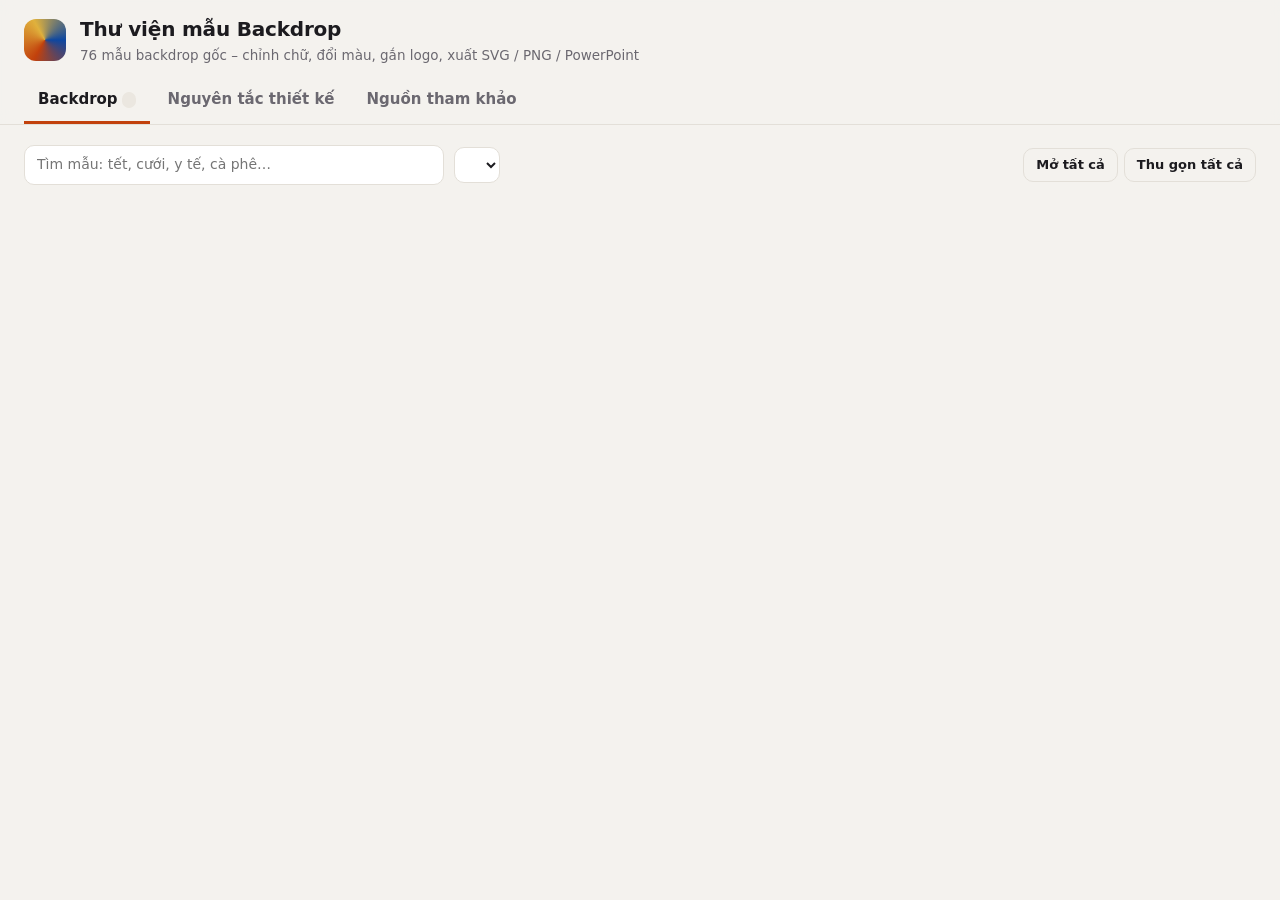
<file: index.html>
<!doctype html>
<html lang="vi">
<head>
<meta charset="utf-8">
<meta name="viewport" content="width=device-width, initial-scale=1">
<title>Thư viện mẫu Backdrop</title>
<meta http-equiv="refresh" content="0; url=thu-vien/">
<link rel="canonical" href="thu-vien/">
<style>body{font-family:system-ui,sans-serif;background:#f4f2ee;color:#1c1b1f;display:grid;place-items:center;min-height:100vh;margin:0}a{color:#c2410c}</style>
</head>
<body>
<p>Đang mở <a href="thu-vien/">Thư viện mẫu Backdrop</a>…</p>
</body>
</html>
</file>
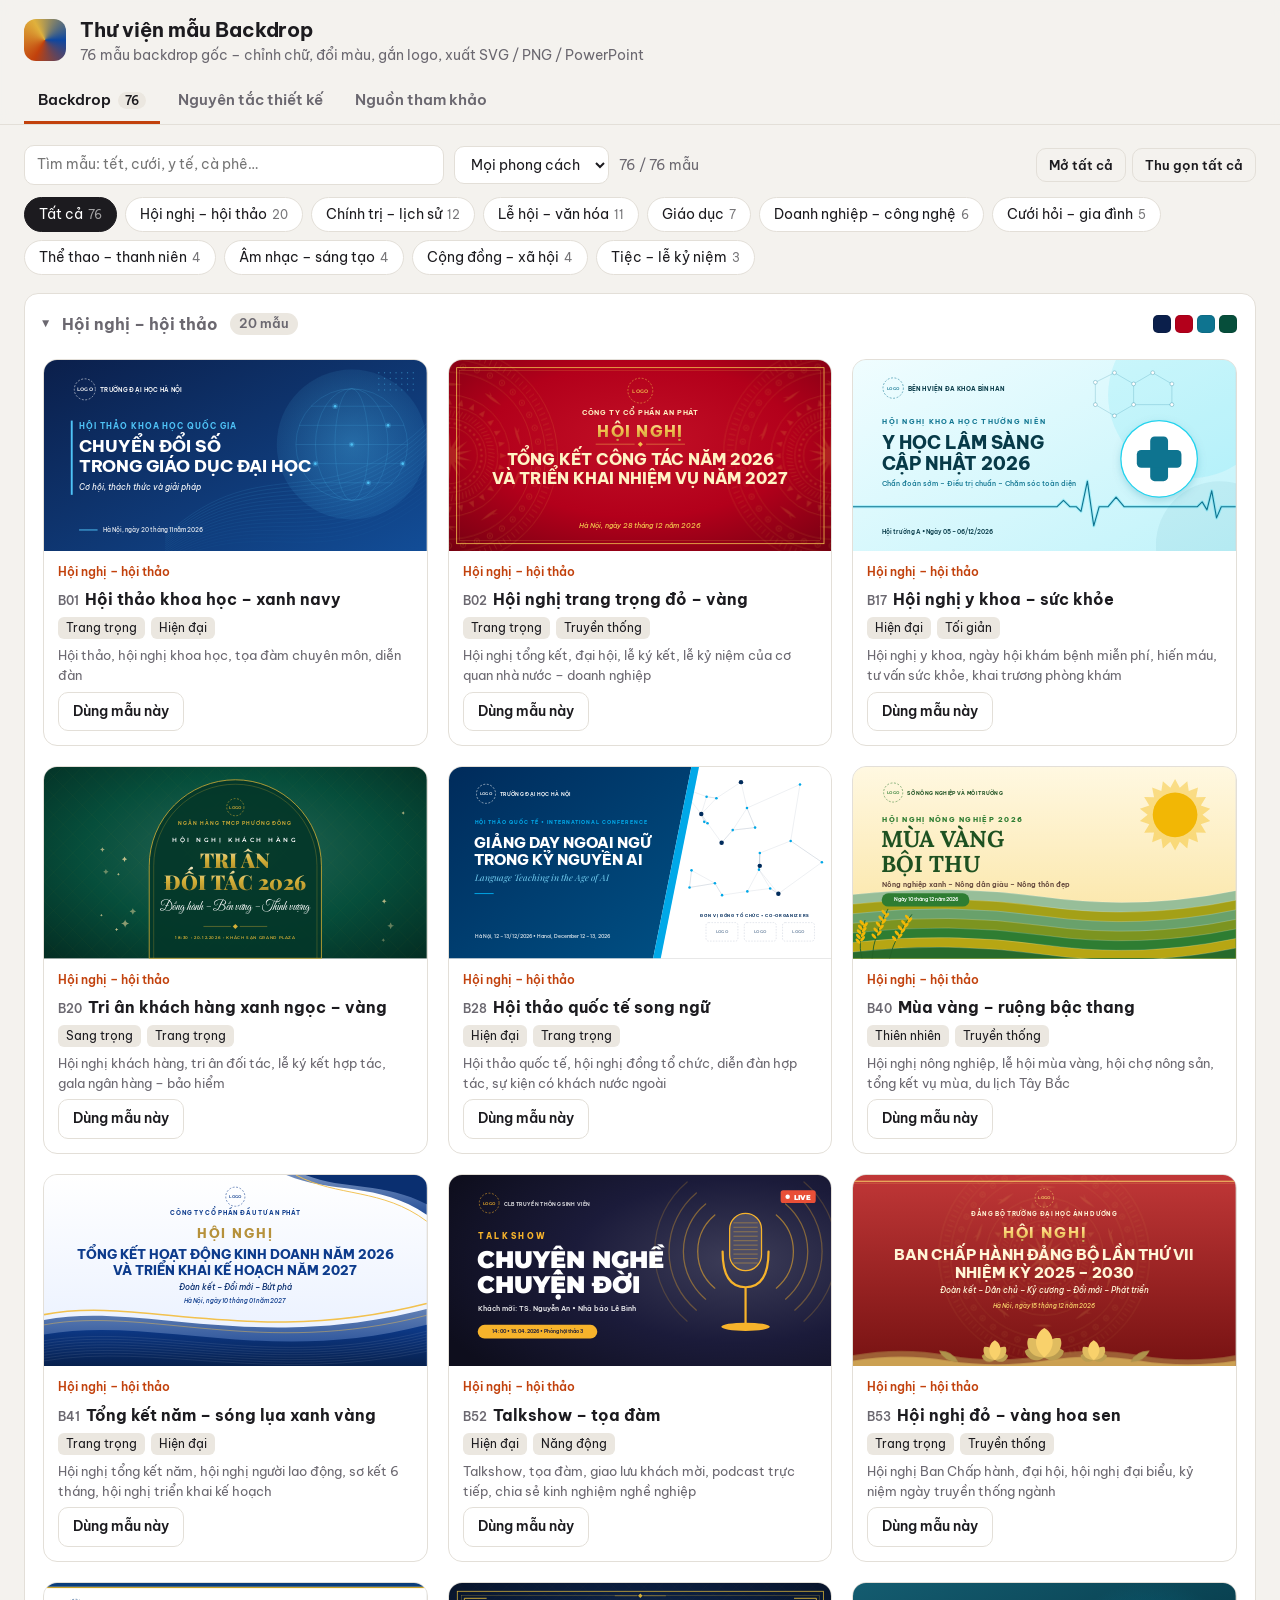
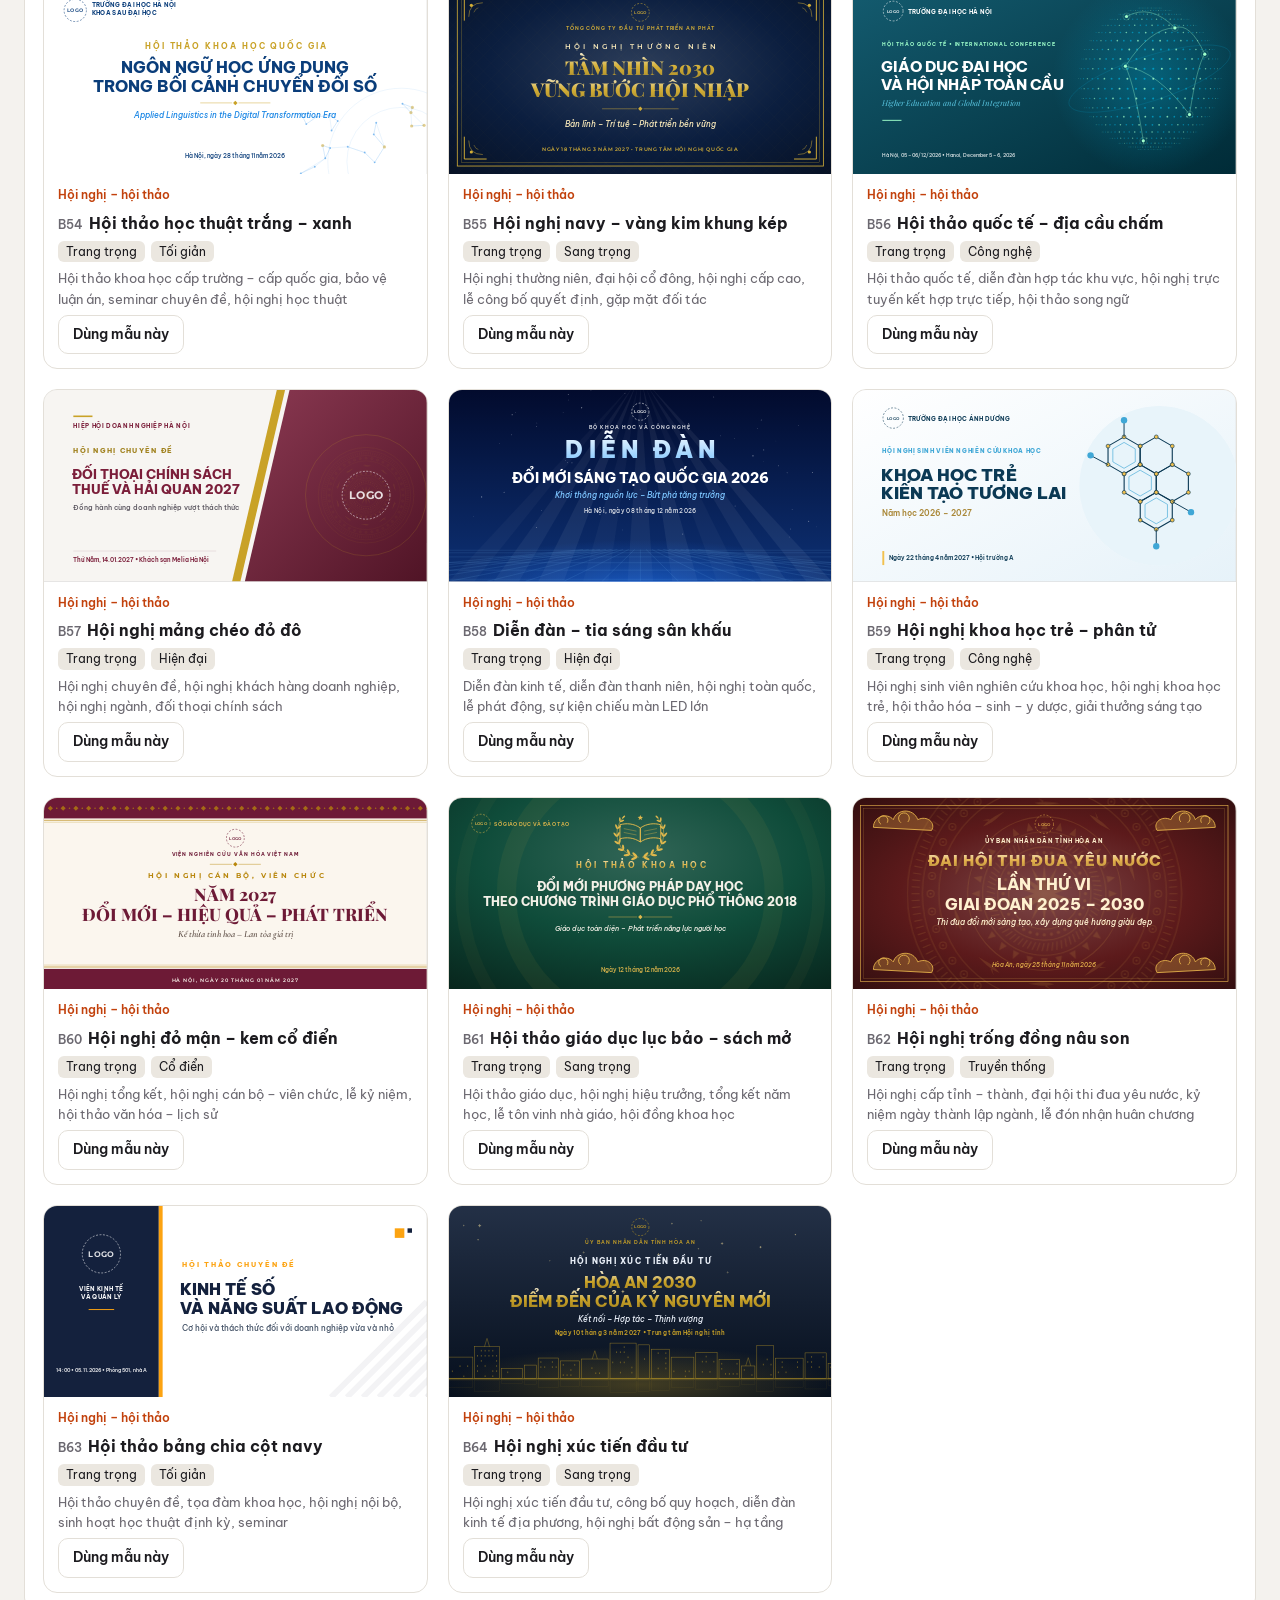
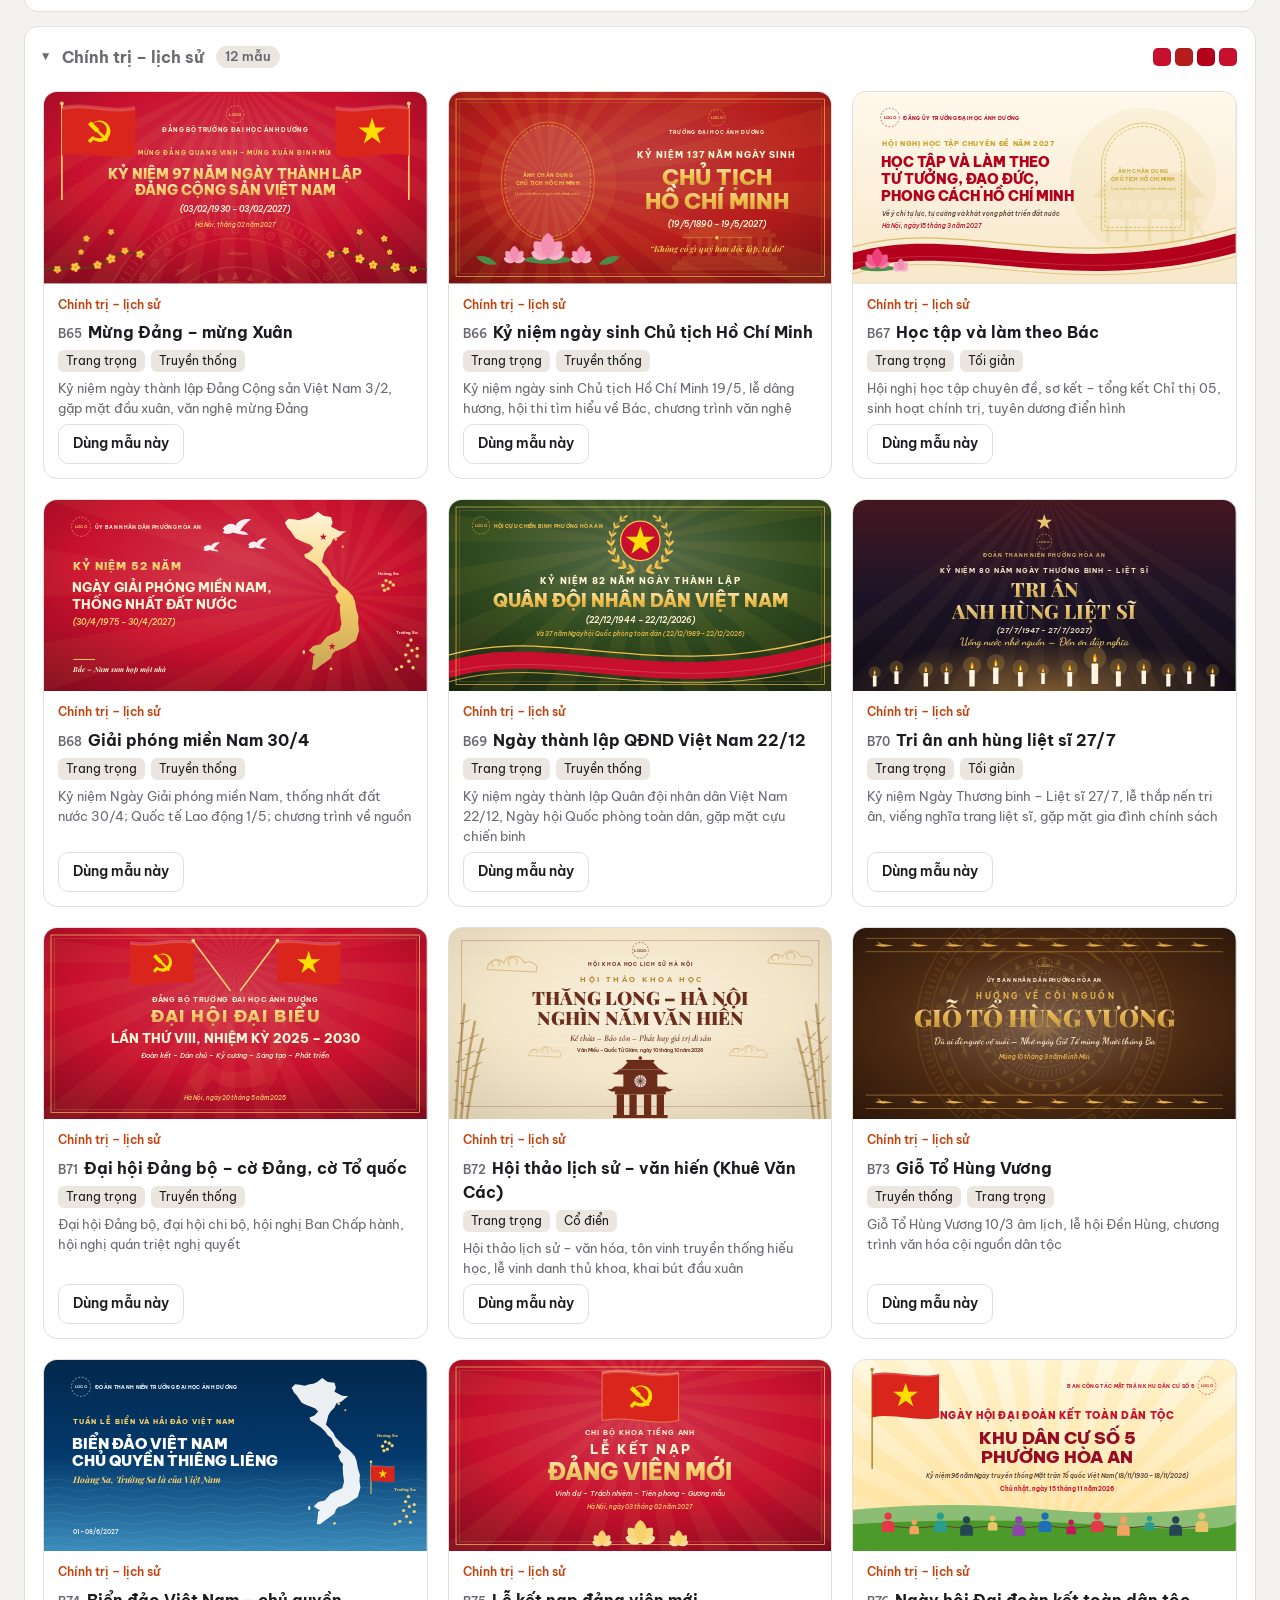
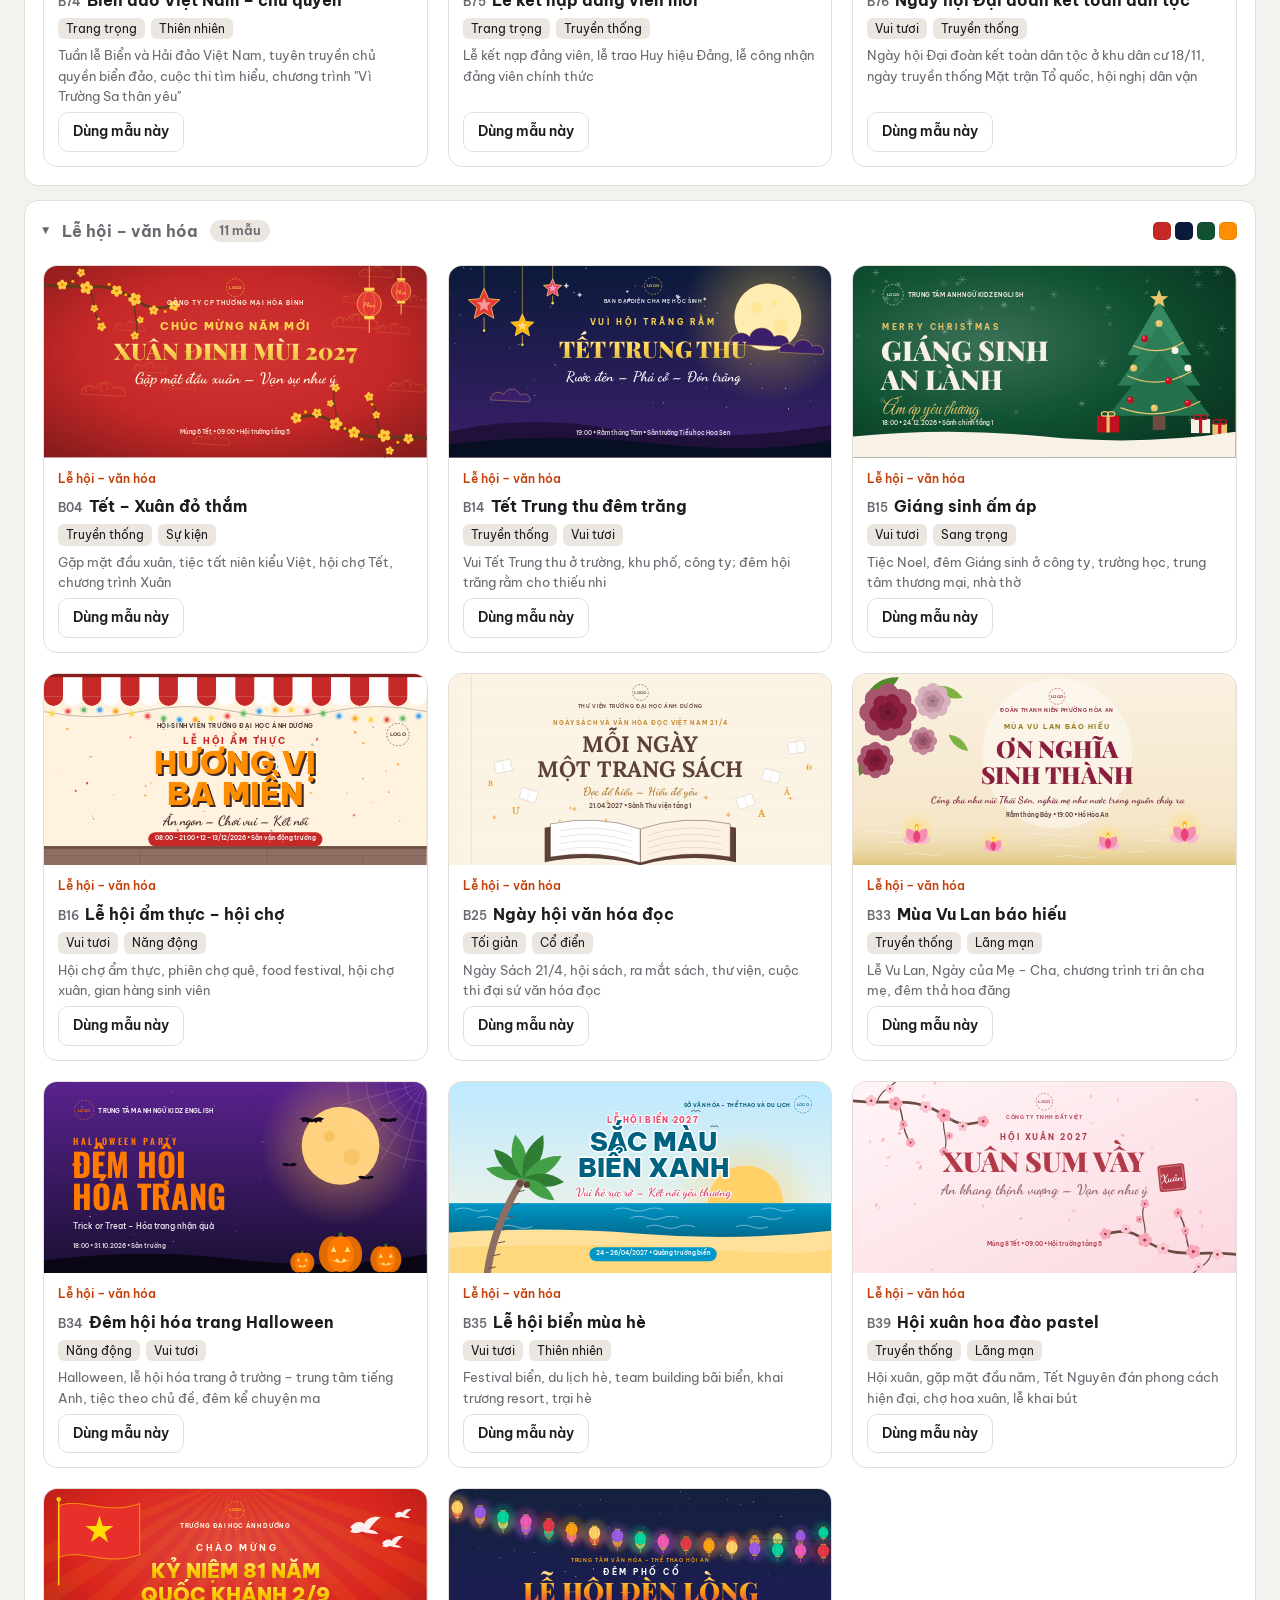
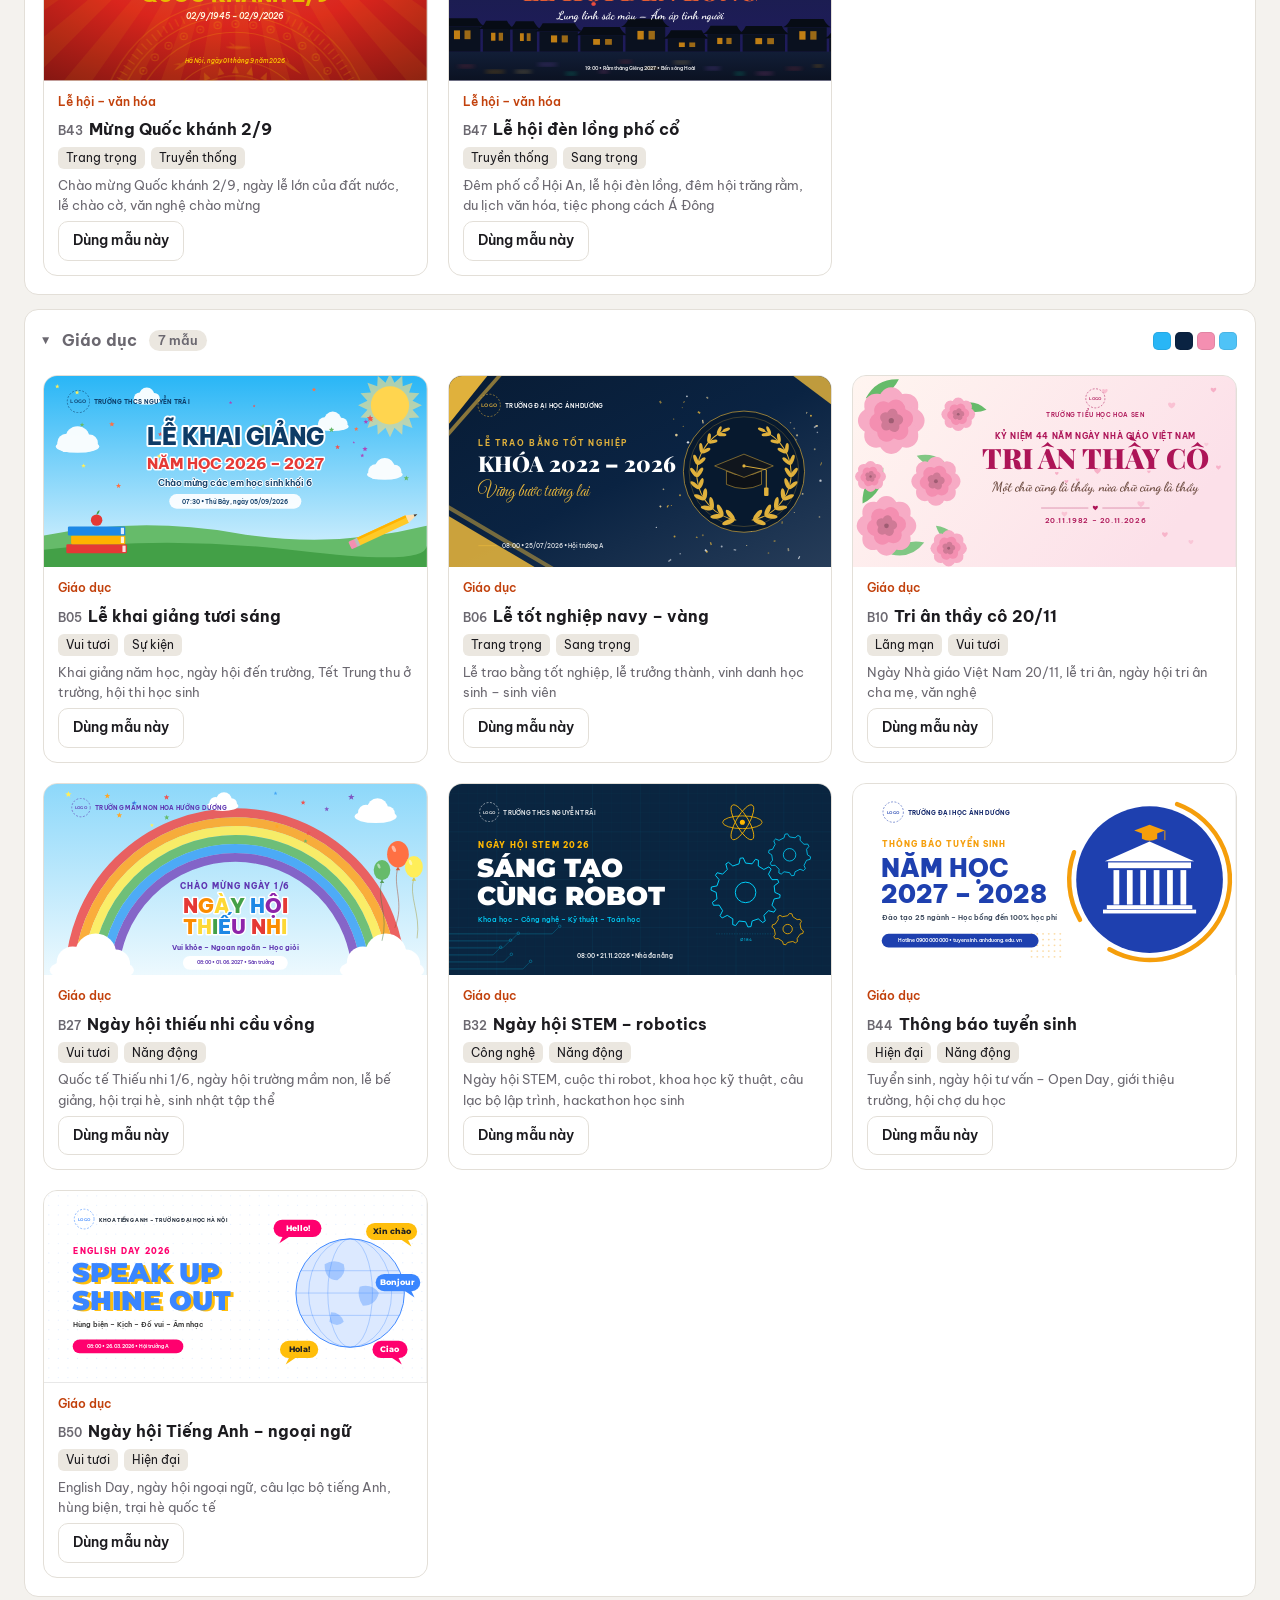
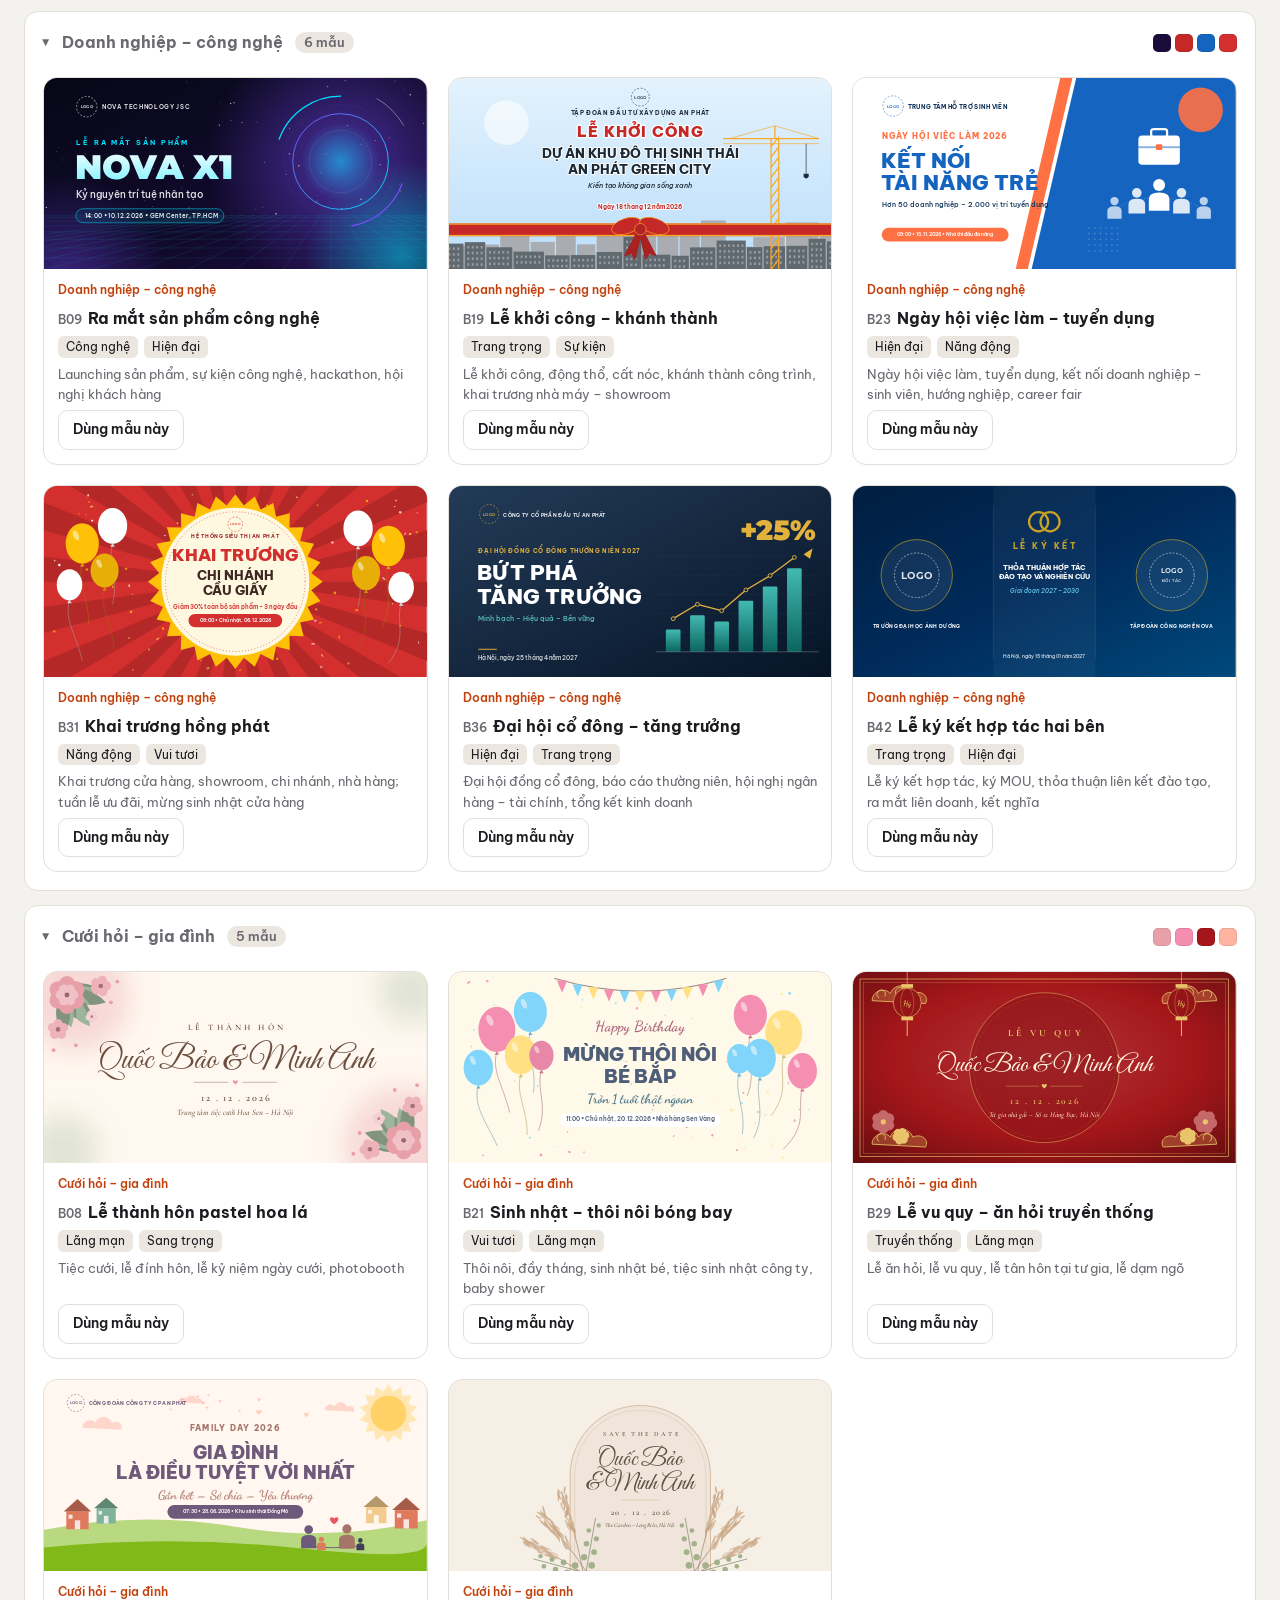
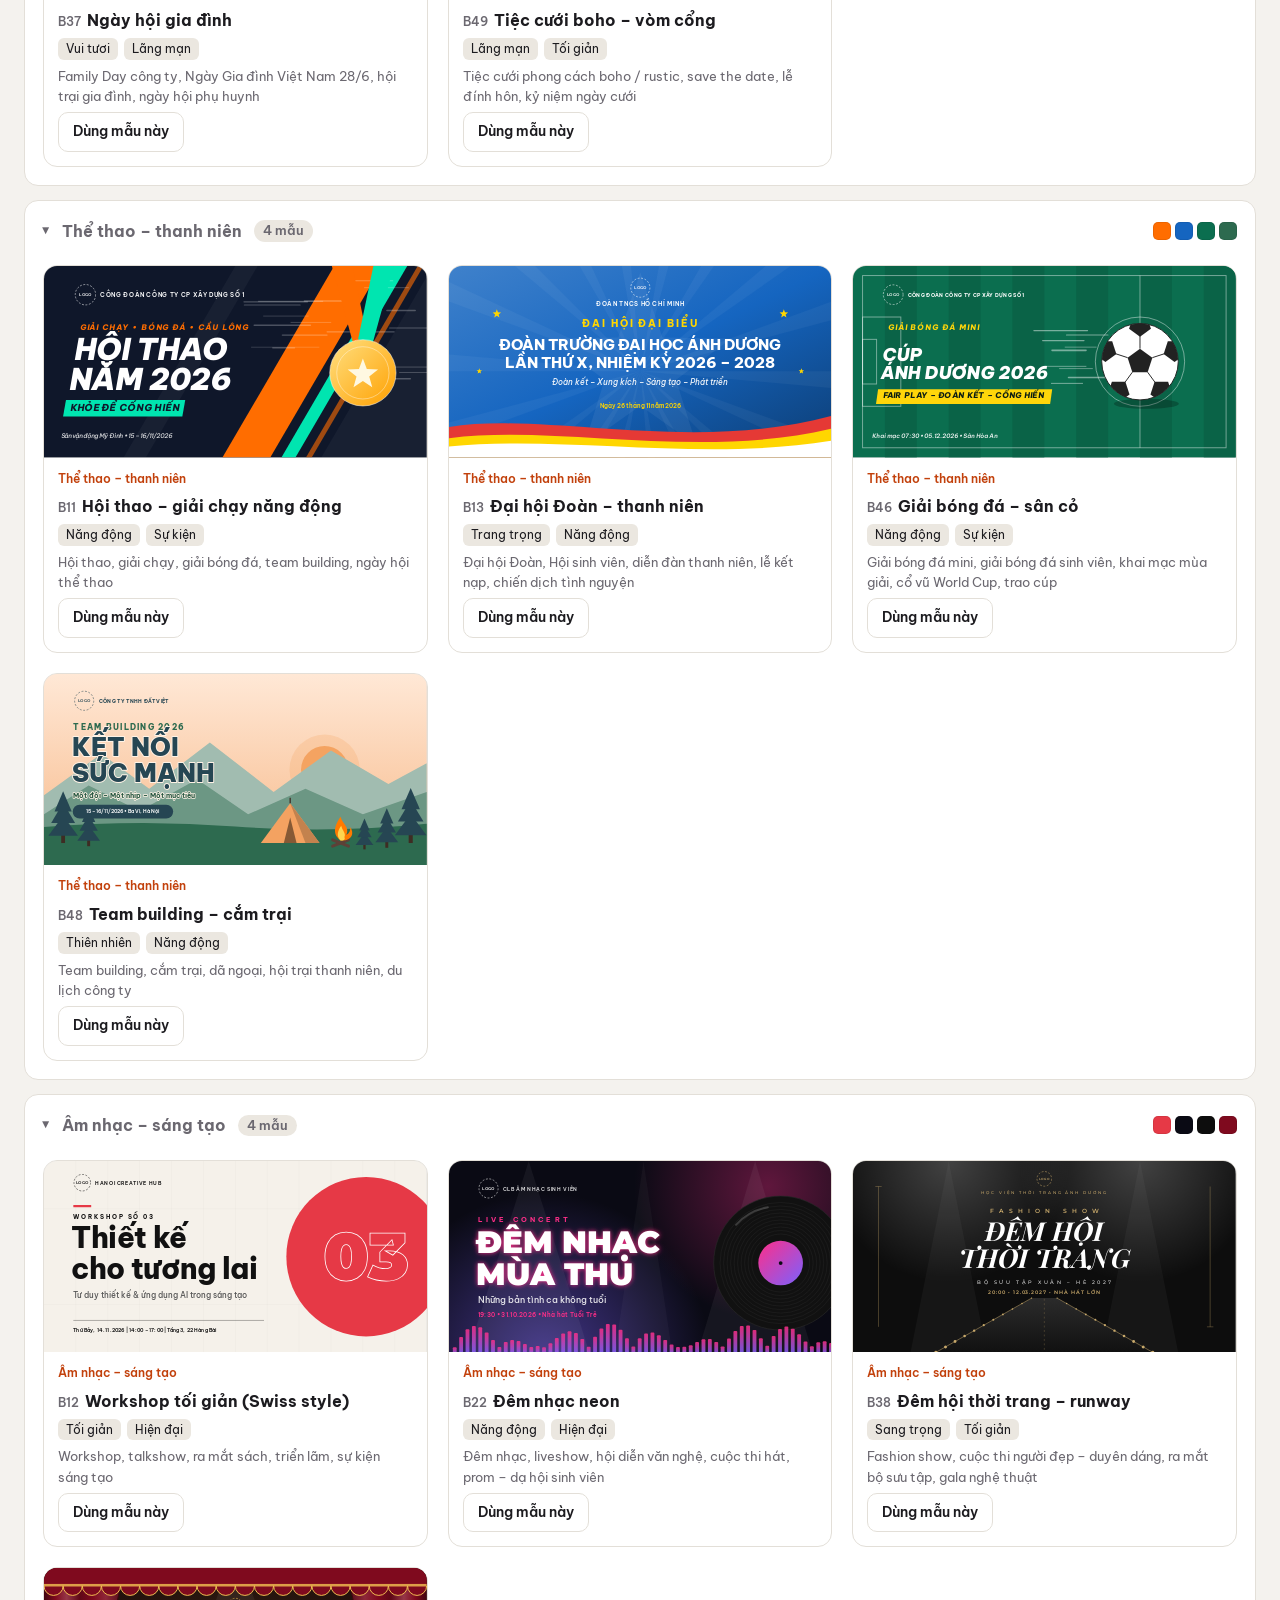
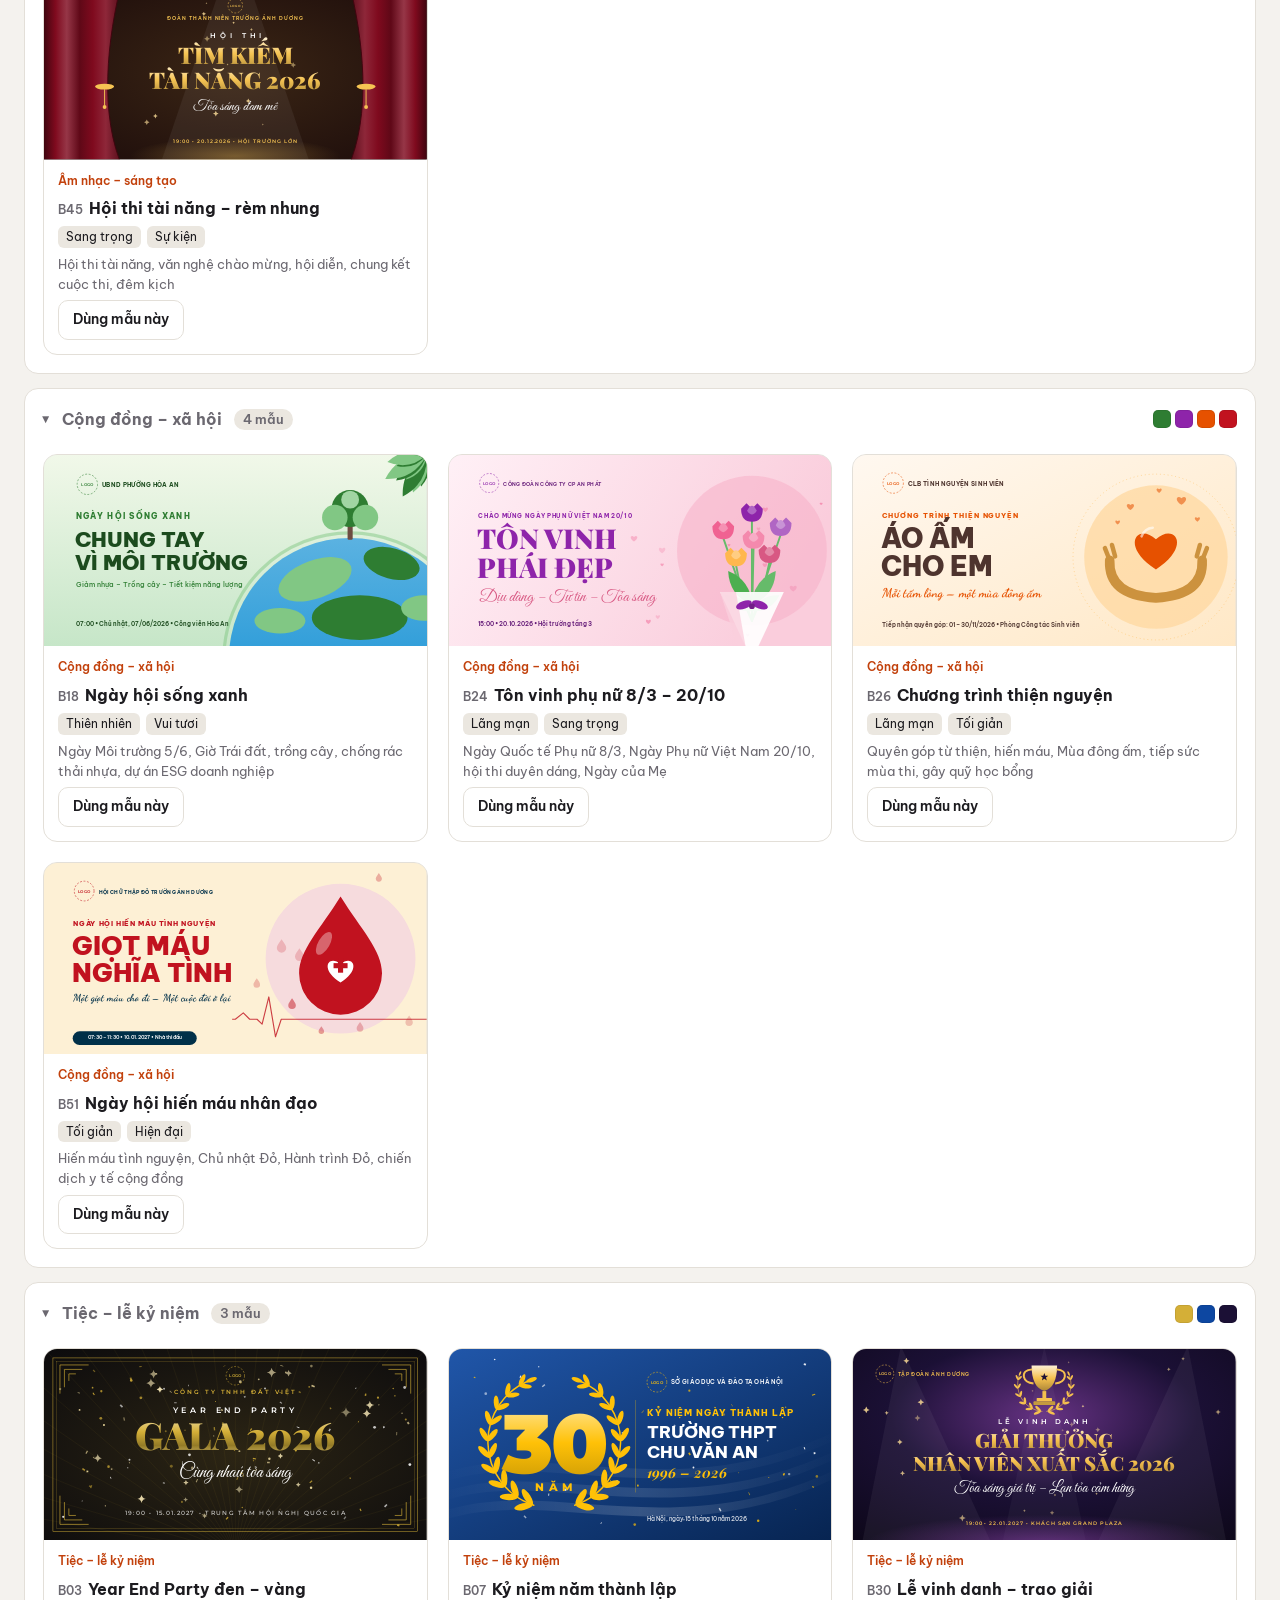
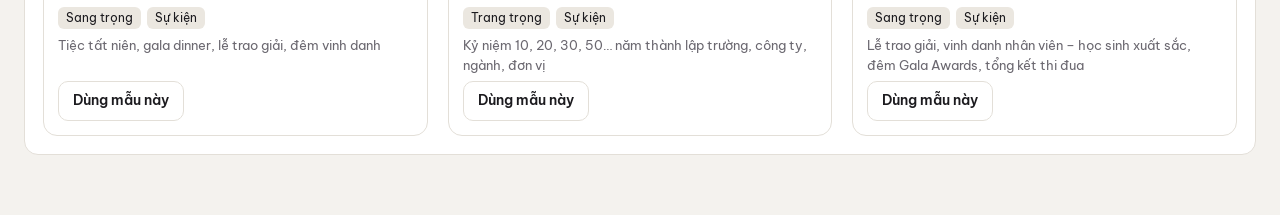
<file: thu-vien/index.html>
<!doctype html>
<html lang="vi">
<head>
<meta charset="utf-8">
<meta name="viewport" content="width=device-width, initial-scale=1">
<title>Thư viện mẫu Backdrop</title>
<link rel="preconnect" href="https://fonts.googleapis.com">
<link rel="preconnect" href="https://fonts.gstatic.com" crossorigin>
<link id="gfonts" rel="stylesheet" href="">
<link rel="stylesheet" href="style.css">
</head>
<body>
<header class="top">
  <div class="brand">
    <div class="mark" aria-hidden="true"></div>
    <div>
      <h1>Thư viện mẫu Backdrop</h1>
      <p><span id="nAll">76</span> mẫu backdrop gốc – chỉnh chữ, đổi màu, gắn logo, xuất SVG / PNG / PowerPoint</p>
    </div>
  </div>
  <nav class="tabs" role="tablist">
    <button role="tab" data-tab="backdrop" class="on">Backdrop <span class="n" id="nB"></span></button>
    <button role="tab" data-tab="guide">Nguyên tắc thiết kế</button>
    <button role="tab" data-tab="refs">Nguồn tham khảo</button>
  </nav>
</header>

<main>
  <section id="gallery" class="panel">
    <div class="filters">
      <input type="search" id="q" placeholder="Tìm mẫu: tết, cưới, y tế, cà phê…" aria-label="Tìm mẫu">
      <select id="styleSel" aria-label="Lọc theo phong cách"></select>
      <span class="count" id="count"></span>
      <span class="grp-tools"><button type="button" class="btn ghost" id="openAll">Mở tất cả</button><button type="button" class="btn ghost" id="closeAll">Thu gọn tất cả</button></span>
    </div>
    <div class="chips" id="chips"></div>
    <div class="grid" id="grid"></div>
  </section>

  <section id="guide" class="panel doc" hidden></section>
  <section id="refs" class="panel doc" hidden></section>
</main>

<!-- Trình chỉnh sửa -->
<div class="editor" id="editor" hidden>
  <div class="ed-box" role="dialog" aria-modal="true" aria-labelledby="edTitle">
    <div class="ed-head">
      <div>
        <span class="ed-id" id="edId"></span>
        <h2 id="edTitle"></h2>
      </div>
      <button class="x" id="edClose" aria-label="Đóng">✕</button>
    </div>
    <div class="ed-body">
      <form class="ed-form" id="edForm" autocomplete="off"></form>
      <div class="ed-preview">
        <div class="stage" id="stage"></div>
        <p class="ed-desc" id="edDesc"></p>
        <div class="ed-actions">
          <button class="btn primary" id="dlSvg">Tải SVG (vector)</button>
          <div class="png">
            <button class="btn" id="dlPng">Tải PNG</button>
            <select id="pngSize" aria-label="Kích thước PNG"></select>
          </div>
          <div class="png">
            <button class="btn" id="dlPptx">Tải PPTX</button>
            <select id="pptxMode" aria-label="Kiểu file PowerPoint">
              <option value="edit" selected>Chữ sửa được trong PowerPoint</option>
              <option value="image">Ảnh nguyên bản (giống 100 %)</option>
            </select>
          </div>
          <button class="btn ghost" id="reset">Khôi phục mặc định</button>
        </div>
        <p class="status" id="status" role="status"></p>
      </div>
    </div>
  </div>
</div>

<script src="js/core.js"></script>
<script src="js/symbols.js"></script>
<script src="js/backdrops.js"></script>
<script src="js/backdrops2.js"></script>
<script src="js/backdrops3.js"></script>
<script src="js/backdrops4.js"></script>
<script src="js/backdrops5.js"></script>
<script src="js/backdrops6.js"></script>
<script src="js/topics.js"></script>
<script src="js/content.js"></script>
<script src="js/studio.js"></script>
<script src="js/motifs.js"></script>
<script src="js/motifs2.js"></script>
<script src="js/motifs3.js"></script>
<script src="js/app.js"></script>
</body>
</html>
</file>
<file: thu-vien/style.css>
:root {
  --bg: #f4f2ee;
  --card: #ffffff;
  --ink: #1c1b1f;
  --muted: #6b6870;
  --line: #e3dfd8;
  --accent: #c2410c;
  --accent-ink: #ffffff;
  --chip: #ebe7e0;
  --check: repeating-conic-gradient(#ece9e4 0 25%, #f8f7f5 0 50%) 0 0 / 18px 18px;
  --radius: 14px;
  font-family: 'Be Vietnam Pro', system-ui, sans-serif;
}
* { box-sizing: border-box; }
html, body { margin: 0; background: var(--bg); color: var(--ink); }
body { font-size: 15px; line-height: 1.55; }
button, input, select, textarea { font: inherit; color: inherit; }

/* ---------- Đầu trang ---------- */
.top { position: sticky; top: 0; z-index: 5; background: rgba(244, 242, 238, .92); backdrop-filter: blur(8px); border-bottom: 1px solid var(--line); padding: 14px 24px 0; }
.brand { display: flex; gap: 14px; align-items: center; max-width: 1280px; margin: 0 auto; }
.mark { width: 42px; height: 42px; border-radius: 12px; flex: none; background: conic-gradient(from 210deg, #c2410c, #e0b13c, #0d47a1, #c2410c); }
.brand h1 { font-size: 20px; margin: 0; letter-spacing: -.01em; }
.brand p { margin: 0; color: var(--muted); font-size: 13.5px; }
.tabs { display: flex; gap: 4px; max-width: 1280px; margin: 12px auto 0; overflow-x: auto; scrollbar-width: none; }
.tabs button { border: 0; background: none; padding: 10px 14px; border-bottom: 3px solid transparent; cursor: pointer; font-weight: 600; color: var(--muted); white-space: nowrap; }
.tabs button.on { color: var(--ink); border-color: var(--accent); }
.tabs .n { font-size: 12px; background: var(--chip); border-radius: 99px; padding: 1px 7px; margin-left: 4px; }

main { max-width: 1280px; margin: 0 auto; padding: 20px 24px 60px; }

/* ---------- Bộ lọc & lưới mẫu ---------- */
.filters { display: flex; gap: 10px; flex-wrap: wrap; align-items: center; margin-bottom: 12px; }
.filters input, .filters select { border: 1px solid var(--line); background: var(--card); border-radius: 10px; padding: 8px 12px; font-size: 14px; }
.filters input { flex: 1 1 260px; max-width: 420px; }
.filters input:focus, .filters select:focus { outline: 2px solid var(--accent); outline-offset: -1px; }
.filters .count { color: var(--muted); font-size: 13.5px; }
.empty { grid-column: 1 / -1; color: var(--muted); padding: 30px 0; text-align: center; }
.meta .topic { font-size: 12px; color: var(--accent); font-weight: 600; }
.chips { display: flex; flex-wrap: wrap; gap: 8px; margin-bottom: 18px; }
.chips button { border: 1px solid var(--line); background: var(--card); border-radius: 99px; padding: 6px 14px; cursor: pointer; font-size: 13.5px; }
.chips button.on { background: var(--ink); color: #fff; border-color: var(--ink); }
.grid { display: grid; gap: 20px; grid-template-columns: repeat(auto-fill, minmax(340px, 1fr)); }
.card { background: var(--card); border: 1px solid var(--line); border-radius: var(--radius); overflow: hidden; display: flex; flex-direction: column; transition: box-shadow .2s, transform .2s; }
.card:hover { box-shadow: 0 10px 30px rgba(0, 0, 0, .08); transform: translateY(-2px); }
.thumb { cursor: pointer; background: #ddd; }
.thumb svg { width: 100%; height: auto; display: block; }
.meta { padding: 12px 14px 14px; display: flex; flex-direction: column; gap: 6px; flex: 1; }
.meta h3 { margin: 0; font-size: 15.5px; }
.meta .id { font-size: 12px; color: var(--muted); font-weight: 600; margin-right: 6px; }
.meta .use { margin: 0; color: var(--muted); font-size: 13px; }
.tags { display: flex; gap: 6px; flex-wrap: wrap; }
.tags span { font-size: 11.5px; background: var(--chip); border-radius: 6px; padding: 2px 8px; }
.meta .btn { margin-top: auto; align-self: flex-start; }

.btn { border: 1px solid var(--line); background: var(--card); padding: 8px 14px; border-radius: 10px; cursor: pointer; font-weight: 600; font-size: 14px; }
.btn:hover { border-color: #bdb6ab; }
.btn.primary { background: var(--accent); color: var(--accent-ink); border-color: var(--accent); }
.btn.primary:hover { filter: brightness(1.08); }
.btn.ghost { background: transparent; }
.btn:disabled { opacity: .55; cursor: progress; }

/* ---------- Trình chỉnh sửa ---------- */
.editor { position: fixed; inset: 0; z-index: 20; background: rgba(20, 18, 24, .55); display: flex; align-items: center; justify-content: center; padding: 20px; }
.editor[hidden] { display: none; }
.ed-box { background: var(--bg); border-radius: 18px; width: min(1320px, 100%); max-height: 100%; display: flex; flex-direction: column; overflow: hidden; box-shadow: 0 30px 80px rgba(0, 0, 0, .35); }
.ed-head { display: flex; justify-content: space-between; align-items: center; padding: 14px 20px; border-bottom: 1px solid var(--line); background: var(--card); }
.ed-head h2 { margin: 0; font-size: 18px; }
.ed-id { font-size: 12px; color: var(--muted); font-weight: 700; }
.x { border: 0; background: var(--chip); width: 36px; height: 36px; border-radius: 50%; cursor: pointer; font-size: 16px; }
.ed-body { display: grid; grid-template-columns: 340px 1fr; min-height: 0; overflow: hidden; flex: 1; }
.ed-form { padding: 18px 20px; overflow-y: auto; border-right: 1px solid var(--line); display: flex; flex-direction: column; gap: 12px; background: var(--card); }
.ed-form label { display: flex; flex-direction: column; gap: 4px; font-size: 13px; font-weight: 600; color: var(--muted); }
.ed-form input[type=text], .ed-form textarea { border: 1px solid var(--line); border-radius: 9px; padding: 8px 10px; background: #fff; color: var(--ink); font-weight: 500; font-size: 14.5px; resize: vertical; }
.ed-form input[type=text]:focus, .ed-form textarea:focus { outline: 2px solid var(--accent); outline-offset: -1px; border-color: transparent; }
.ed-form h4 { margin: 8px 0 0; font-size: 12px; text-transform: uppercase; letter-spacing: .08em; color: var(--muted); }
.colors { display: grid; grid-template-columns: 1fr 1fr; gap: 10px; }
.colors label { flex-direction: row; align-items: center; gap: 8px; font-weight: 500; color: var(--ink); }
.colors input[type=color] { width: 38px; height: 32px; border: 1px solid var(--line); border-radius: 8px; padding: 2px; background: #fff; cursor: pointer; flex: none; }
.ed-form .row { flex-direction: row; align-items: center; gap: 8px; color: var(--ink); font-weight: 500; }
.logo-pick { display: flex; gap: 8px; flex-wrap: wrap; align-items: center; }
.logo-pick img { width: 46px; height: 46px; object-fit: contain; background: var(--check); border-radius: 8px; border: 1px solid var(--line); }
.hint { font-size: 12.5px; color: var(--muted); margin: 0; font-weight: 400; }
.ed-preview { padding: 20px; overflow-y: auto; display: flex; flex-direction: column; gap: 14px; }
.stage { border-radius: 10px; overflow: hidden; box-shadow: 0 6px 24px rgba(0, 0, 0, .12); background: #fff; }
.stage svg { width: 100%; height: auto; display: block; }
.ed-desc { margin: 0; color: var(--muted); font-size: 14px; }
.ed-actions { display: flex; flex-wrap: wrap; gap: 10px; align-items: center; }
.png { display: flex; border: 1px solid var(--line); border-radius: 10px; overflow: hidden; background: var(--card); }
.png .btn { border: 0; border-radius: 0; }
.png select { border: 0; border-left: 1px solid var(--line); padding: 0 10px; background: var(--card); }
.status { margin: 0; font-size: 13.5px; color: var(--accent); min-height: 1.4em; }

/* ---------- Trang hướng dẫn ---------- */
.doc { max-width: 980px; }
.doc h2 { font-size: 22px; margin: 34px 0 10px; letter-spacing: -.01em; }
.doc h2:first-child { margin-top: 6px; }
.doc h3 { font-size: 16px; margin: 20px 0 6px; }
.doc p, .doc li { color: #38363c; }
.doc table { border-collapse: collapse; width: 100%; background: var(--card); border-radius: 12px; overflow: hidden; font-size: 14px; }
.doc th, .doc td { border-bottom: 1px solid var(--line); padding: 9px 12px; text-align: left; vertical-align: top; }
.doc th { background: var(--chip); font-weight: 700; }
.box { background: var(--card); border: 1px solid var(--line); border-radius: 12px; padding: 14px 18px; margin: 12px 0; }
.box.warn { border-left: 4px solid var(--accent); }
.pal { display: grid; grid-template-columns: repeat(auto-fill, minmax(260px, 1fr)); gap: 12px; }
.pal .p { background: var(--card); border: 1px solid var(--line); border-radius: 12px; padding: 12px; }
.pal .sw { display: flex; height: 38px; border-radius: 8px; overflow: hidden; margin: 6px 0; }
.pal .sw span { flex: 1; }
.pal code, .doc code { font-size: 12px; background: var(--chip); padding: 1px 5px; border-radius: 4px; }
.fontrow { background: var(--card); border: 1px solid var(--line); border-radius: 12px; padding: 12px 16px; margin: 8px 0; display: grid; grid-template-columns: 170px 1fr; gap: 12px; align-items: center; }
.fontrow small { color: var(--muted); display: block; }
.links { display: grid; grid-template-columns: repeat(auto-fill, minmax(280px, 1fr)); gap: 12px; }
.links a { display: block; background: var(--card); border: 1px solid var(--line); border-radius: 12px; padding: 14px 16px; text-decoration: none; color: var(--ink); }
.links a:hover { border-color: var(--accent); }
.links a b { display: block; margin-bottom: 2px; }
.links a span { color: var(--muted); font-size: 13.5px; }
pre.prompt { white-space: pre-wrap; background: #1f1d24; color: #f3efe8; padding: 14px 16px; border-radius: 12px; font-size: 13.5px; line-height: 1.6; }

@media (max-width: 860px) {
  .top { padding: 12px 16px 0; }
  main { padding: 16px 16px 50px; }
  .grid { grid-template-columns: 1fr; }
  .editor { padding: 0; }
  .ed-box { border-radius: 0; height: 100%; }
  .ed-body { grid-template-columns: 1fr; overflow-y: auto; }
  .ed-form { border-right: 0; border-bottom: 1px solid var(--line); overflow: visible; }
  .ed-preview { overflow: visible; order: -1; }
  .fontrow { grid-template-columns: 1fr; }
}
.chips small { opacity: .6; font-size: 11.5px; margin-left: 2px; }

/* ---------- Bảng màu & tùy chọn tự động ---------- */
.ed-form input[type=range] { width: 100%; accent-color: var(--accent); }
.ed-form output { float: right; color: var(--ink); font-weight: 700; }
.ed-form select { border: 1px solid var(--line); border-radius: 9px; padding: 7px 8px; background: #fff; color: var(--ink); font-weight: 500; }
.ed-form .two { display: grid; grid-template-columns: 1fr 1fr; gap: 10px; }
.pals { display: grid; grid-template-columns: repeat(3, 1fr); gap: 6px; }
.ed-form { overflow-x: hidden; }
.pal-chip { min-width: 0; border: 1px solid var(--line); background: #fff; border-radius: 9px; padding: 4px; cursor: pointer; display: flex; flex-wrap: wrap; gap: 0; overflow: hidden; }
.pal-chip:hover { border-color: var(--accent); }
.pal-chip span { flex: 1 0 20%; height: 18px; }
.pal-chip span:first-child { border-radius: 5px 0 0 5px; } .pal-chip span:nth-child(5) { border-radius: 0 5px 5px 0; }
.pal-chip em { flex: 1 0 100%; font-style: normal; font-size: 10.5px; color: var(--muted); text-align: left; padding: 3px 2px 0; white-space: nowrap; overflow: hidden; text-overflow: ellipsis; }
.gen { display: flex; gap: 8px; align-items: center; }
.gen input[type=color] { width: 38px; height: 34px; border: 1px solid var(--line); border-radius: 8px; padding: 2px; background: #fff; }
.gen select { flex: 1; border: 1px solid var(--line); border-radius: 9px; padding: 7px 8px; background: #fff; }
details summary { cursor: pointer; font-size: 13px; font-weight: 600; color: var(--muted); margin: 4px 0 8px; }
#layoutNote { color: var(--accent); }

/* ---------- Nhóm mẫu theo chủ đề (thu gọn / mở rộng) ---------- */
.grp-tools { margin-left: auto; display: flex; gap: 6px; }
.grp-tools .btn { padding: 6px 12px; font-size: 13px; }
.groups { display: flex; flex-direction: column; gap: 14px; }
.grp { background: var(--card); border: 1px solid var(--line); border-radius: var(--radius); }
.grp > summary { list-style: none; cursor: pointer; display: flex; align-items: center; gap: 12px; padding: 14px 18px; user-select: none; }
.grp > summary::-webkit-details-marker { display: none; }
.grp > summary::before { content: '▸'; font-size: 14px; color: var(--muted); transition: transform .2s; }
.grp[open] > summary::before { transform: rotate(90deg); }
.grp-name { font-weight: 700; font-size: 16px; }
.grp-n { font-size: 12.5px; color: var(--muted); background: var(--chip); border-radius: 99px; padding: 1px 9px; }
.grp-peek { margin-left: auto; display: flex; gap: 4px; }
.grp-peek i { width: 18px; height: 18px; border-radius: 5px; border: 1px solid rgba(0,0,0,.08); }
.grp > .grid { padding: 0 18px 18px; }
.grp:not([open]):hover { border-color: #bdb6ab; }
</file>
